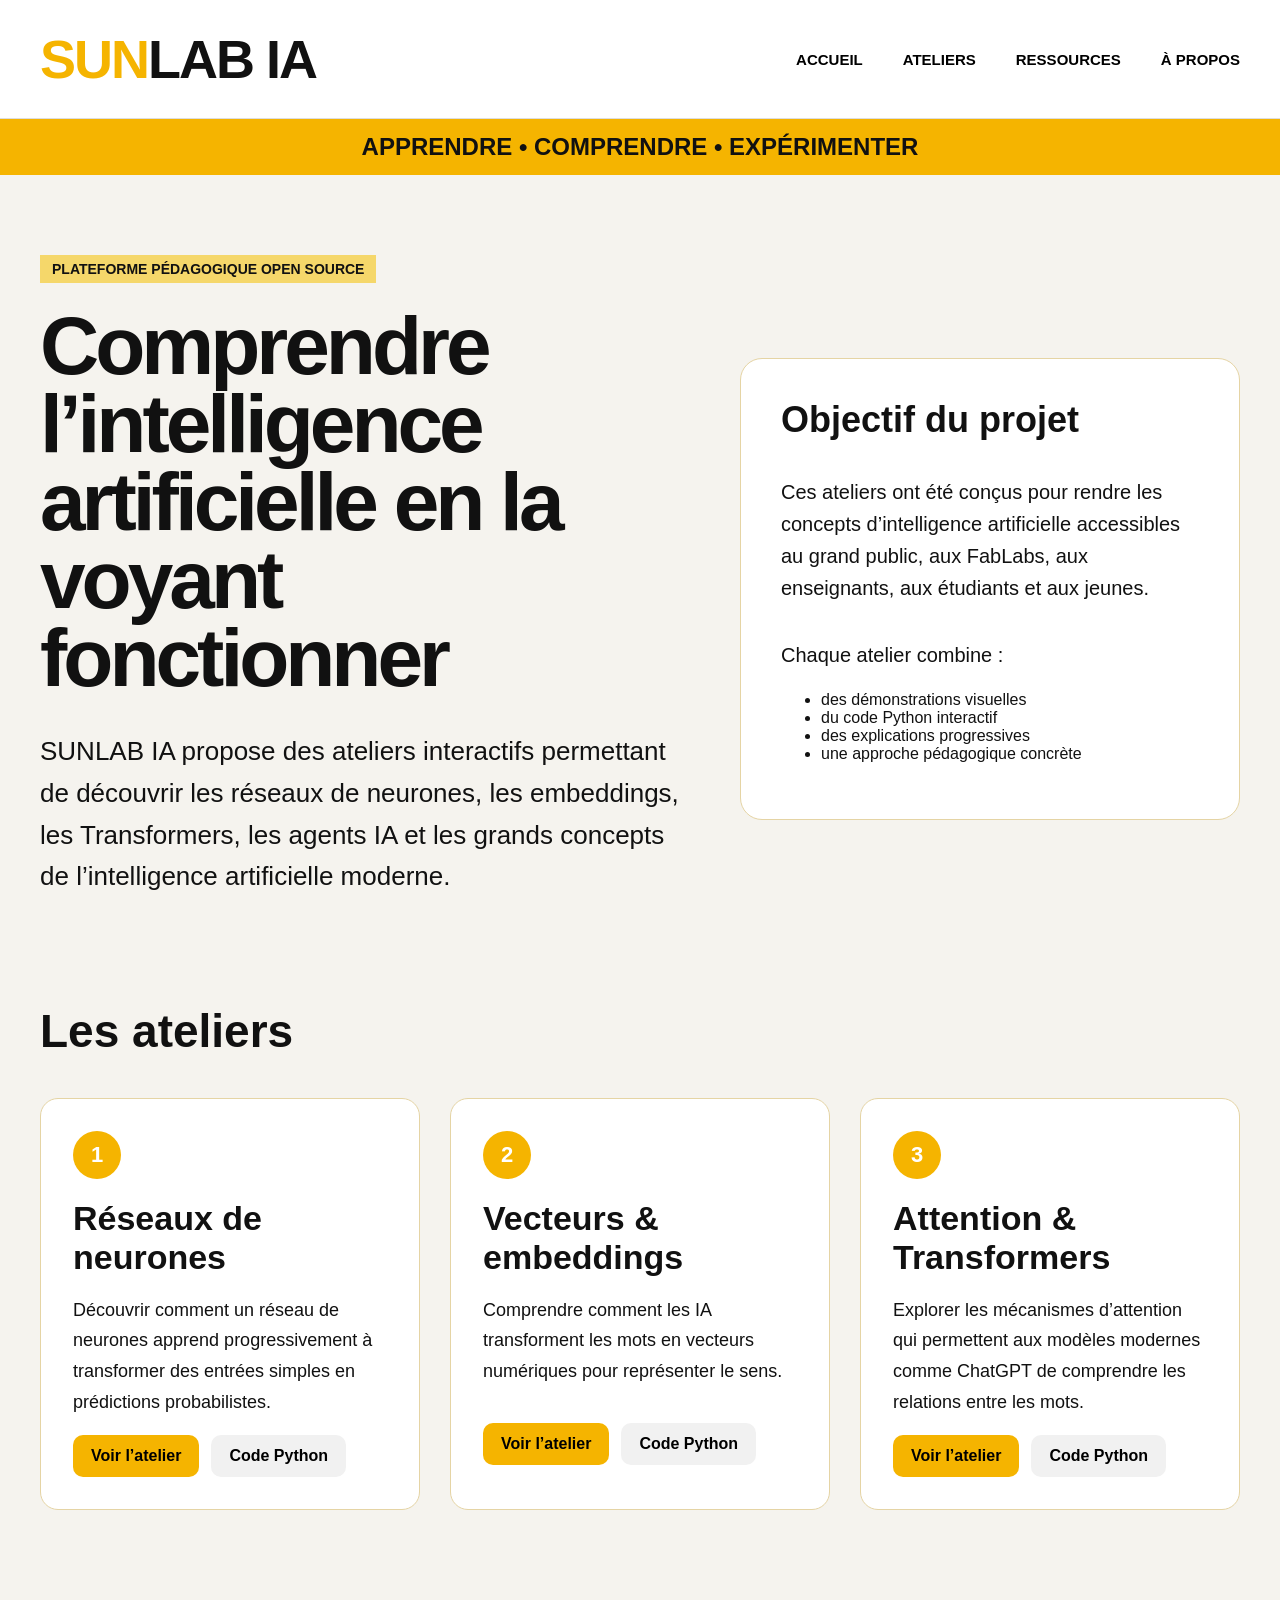
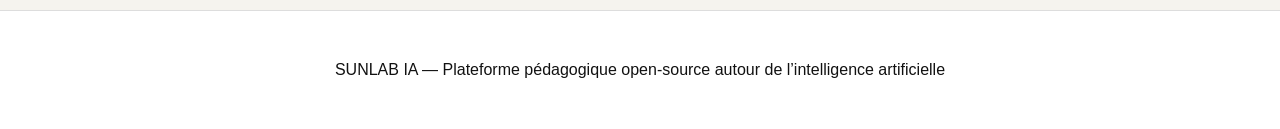
<file: index.htm>
<!DOCTYPE html>
<html lang="fr">

<head>
    <meta charset="UTF-8">
    <title>SUNLAB IA - Ateliers pédagogiques</title>

    <style>

        body{
            margin:0;
            font-family:Arial, Helvetica, sans-serif;
            background:#f5f3ee;
            color:#111;
        }

        /* ========================= */
        /* HEADER                    */
        /* ========================= */

        .topbar{
            background:white;
            border-bottom:1px solid #ddd;
            padding:28px 0;
        }

        .topbar-inner{
            width:1200px;
            margin:auto;
            display:flex;
            justify-content:space-between;
            align-items:center;
        }

        .logo{
            font-size:54px;
            font-weight:900;
            letter-spacing:-2px;
        }

        .logo span{
            color:#f5b400;
        }

        .menu{
            display:flex;
            gap:40px;
            font-weight:bold;
            font-size:15px;
        }

        .menu a{
            text-decoration:none;
            color:black;
        }

        .menu a:hover{
            color:#f5b400;
        }

        .mojo{
            background:#f5b400;
            text-align:center;
            font-weight:bold;
            padding:14px;
            font-size:24px;
        }

        /* ========================= */
        /* HERO                      */
        /* ========================= */

        .hero{
            width:1200px;
            margin:80px auto 40px auto;
            display:grid;
            grid-template-columns:1fr 500px;
            gap:60px;
            align-items:center;
        }

        .tag{
            display:inline-block;
            background:#f5d76a;
            padding:6px 12px;
            font-size:14px;
            font-weight:bold;
            margin-bottom:24px;
        }

        h1{
            font-size:82px;
            line-height:0.95;
            margin:0;
            font-weight:900;
            letter-spacing:-4px;
        }

        .hero p{
            margin-top:35px;
            font-size:26px;
            line-height:1.6;
            max-width:700px;
        }

        .hero-card{
            background:white;
            border:1px solid #e5d4a4;
            border-radius:22px;
            padding:40px;
        }

        .hero-card h2{
            margin-top:0;
            font-size:36px;
        }

        .hero-card p{
            font-size:20px;
            line-height:1.6;
        }

        /* ========================= */
        /* ATELIERS                  */
        /* ========================= */

        .section{
            width:1200px;
            margin:80px auto;
        }

        .section-title{
            font-size:46px;
            font-weight:900;
            margin-bottom:40px;
        }

        .atelier-grid{
            display:grid;
            grid-template-columns:repeat(auto-fit,minmax(320px,1fr));
            gap:30px;
        }

        .atelier-card{
            background:white;
            border:1px solid #e5d4a4;
            border-radius:18px;
            padding:32px;
            transition:0.2s;
        }

        .atelier-card:hover{
            transform:translateY(-4px);
        }

        .atelier-number{
            width:48px;
            height:48px;
            border-radius:50%;
            background:#f5b400;
            color:white;
            display:flex;
            align-items:center;
            justify-content:center;
            font-weight:bold;
            margin-bottom:20px;
            font-size:22px;
        }

        .atelier-card h3{
            font-size:34px;
            margin-top:0;
            margin-bottom:18px;
        }

        .atelier-card p{
            line-height:1.7;
            font-size:18px;
            min-height:110px;
        }

        .buttons{
            display:flex;
            gap:12px;
            flex-wrap:wrap;
        }

        .btn{
            padding:12px 18px;
            border-radius:10px;
            text-decoration:none;
            font-weight:bold;
            transition:0.2s;
        }

        .btn-main{
            background:#f5b400;
            color:black;
        }

        .btn-main:hover{
            background:#e2a400;
        }

        .btn-secondary{
            background:#f1f1f1;
            color:black;
        }

        .btn-secondary:hover{
            background:#ddd;
        }

        /* ========================= */
        /* FOOTER                    */
        /* ========================= */

        footer{
            margin-top:100px;
            padding:50px;
            text-align:center;
            background:white;
            border-top:1px solid #ddd;
            font-size:16px;
        }

    </style>

</head>

<body>

    <!-- HEADER -->

    <div class="topbar">

        <div class="topbar-inner">

            <div class="logo">
                <span>SUN</span>LAB IA
            </div>

            <div class="menu">
                <a href="#">ACCUEIL</a>
                <a href="#">ATELIERS</a>
                <a href="#">RESSOURCES</a>
                <a href="#">À PROPOS</a>
            </div>

        </div>

    </div>

    <div class="mojo">
        APPRENDRE • COMPRENDRE • EXPÉRIMENTER
    </div>

    <!-- HERO -->

    <div class="hero">

        <div>

            <div class="tag">
                PLATEFORME PÉDAGOGIQUE OPEN SOURCE
            </div>

            <h1>
                Comprendre l’intelligence artificielle en la voyant fonctionner
            </h1>

            <p>
                SUNLAB IA propose des ateliers interactifs permettant
                de découvrir les réseaux de neurones, les embeddings,
                les Transformers, les agents IA et les grands concepts
                de l’intelligence artificielle moderne.
            </p>

        </div>

        <div class="hero-card">

            <h2>Objectif du projet</h2>

            <p>
                Ces ateliers ont été conçus pour rendre les concepts
                d’intelligence artificielle accessibles au grand public,
                aux FabLabs, aux enseignants, aux étudiants et aux jeunes.
            </p>

            <p>
                Chaque atelier combine :
            </p>

            <ul>
                <li>des démonstrations visuelles</li>
                <li>du code Python interactif</li>
                <li>des explications progressives</li>
                <li>une approche pédagogique concrète</li>
            </ul>

        </div>

    </div>

    <!-- ATELIERS -->

    <div class="section">

        <div class="section-title">
            Les ateliers
        </div>

        <div class="atelier-grid">

            <!-- ATELIER 1 -->

            <div class="atelier-card">

                <div class="atelier-number">1</div>

                <h3>Réseaux de neurones</h3>

                <p>
                    Découvrir comment un réseau de neurones apprend
                    progressivement à transformer des entrées simples
                    en prédictions probabilistes.
                </p>

                <div class="buttons">

                    <a class="btn btn-main"
                       href="atelier_reseau_neurones_page.html">
                        Voir l’atelier
                    </a>

                    <a class="btn btn-secondary"
                       href="https://github.com/sunlab-ia/Sunlab-IA/blob/main/1-AtelierReseauNeurones.py">
                        Code Python
                    </a>

                </div>

            </div>

            <!-- ATELIER 2 -->

            <div class="atelier-card">

                <div class="atelier-number">2</div>

                <h3>Vecteurs & embeddings</h3>

                <p>
                    Comprendre comment les IA transforment les mots
                    en vecteurs numériques pour représenter le sens.
                </p>

                <div class="buttons">

                    <a class="btn btn-main"
                       href="#">
                        Voir l’atelier
                    </a>

                    <a class="btn btn-secondary"
                       href="#">
                        Code Python
                    </a>

                </div>

            </div>

            <!-- ATELIER 3 -->

            <div class="atelier-card">

                <div class="atelier-number">3</div>

                <h3>Attention & Transformers</h3>

                <p>
                    Explorer les mécanismes d’attention qui permettent
                    aux modèles modernes comme ChatGPT de comprendre
                    les relations entre les mots.
                </p>

                <div class="buttons">

                    <a class="btn btn-main"
                       href="#">
                        Voir l’atelier
                    </a>

                    <a class="btn btn-secondary"
                       href="#">
                        Code Python
                    </a>

                </div>

            </div>

        </div>

    </div>

    <footer>

        SUNLAB IA — Plateforme pédagogique open-source autour de l’intelligence artificielle

    </footer>

</body>

</html>
</file>
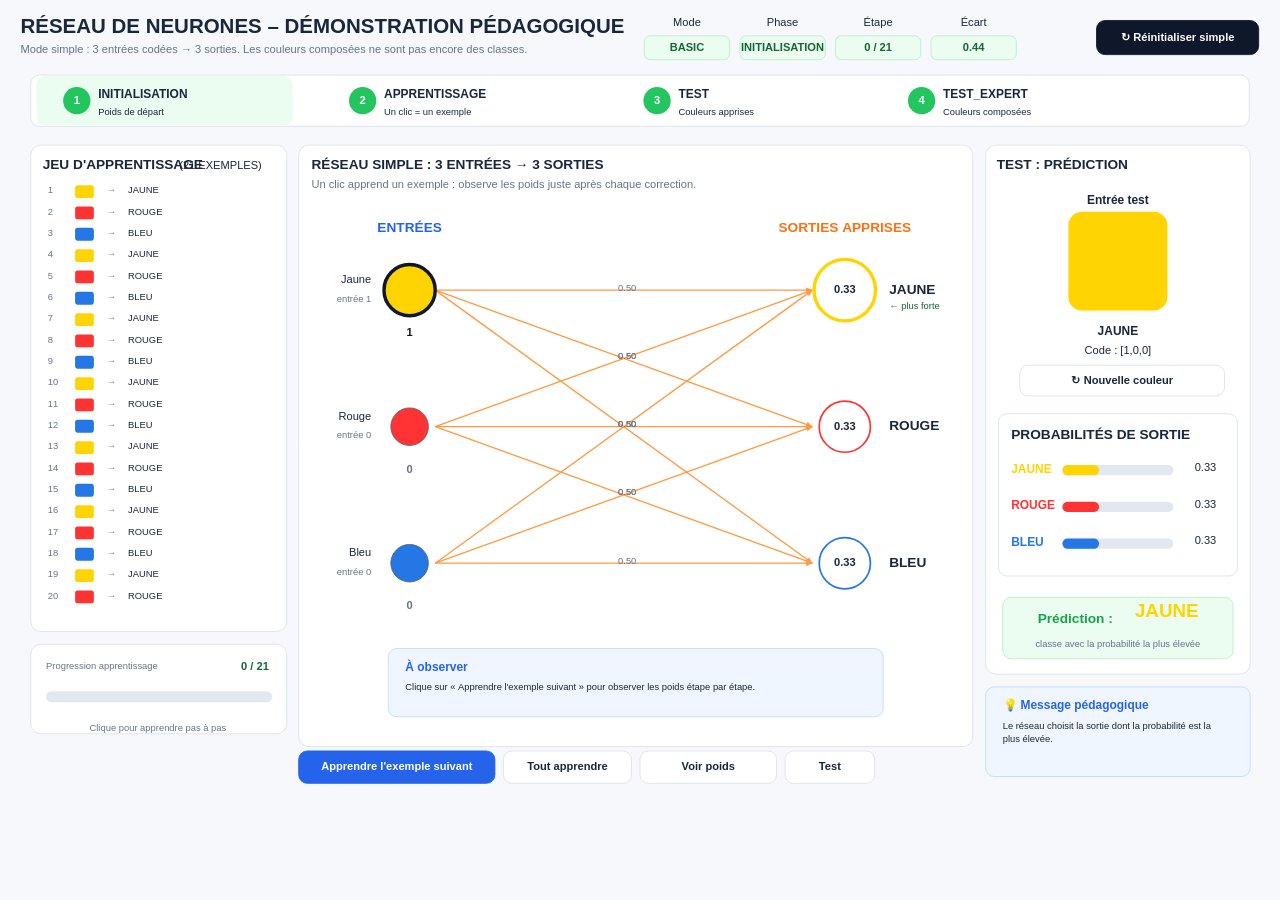
<file: J1C/index.html>
<!DOCTYPE html>
<html lang="fr">
<head>
  <meta charset="UTF-8" />
  <meta name="viewport" content="width=device-width, initial-scale=1.0" />
  <title>Réseau de neurones – Démonstration pédagogique</title>
  <link rel="stylesheet" href="style.css" />
</head>
<body>
  <canvas id="canvas"></canvas>
  <script src="neural.js"></script>
</body>
</html>
</file>
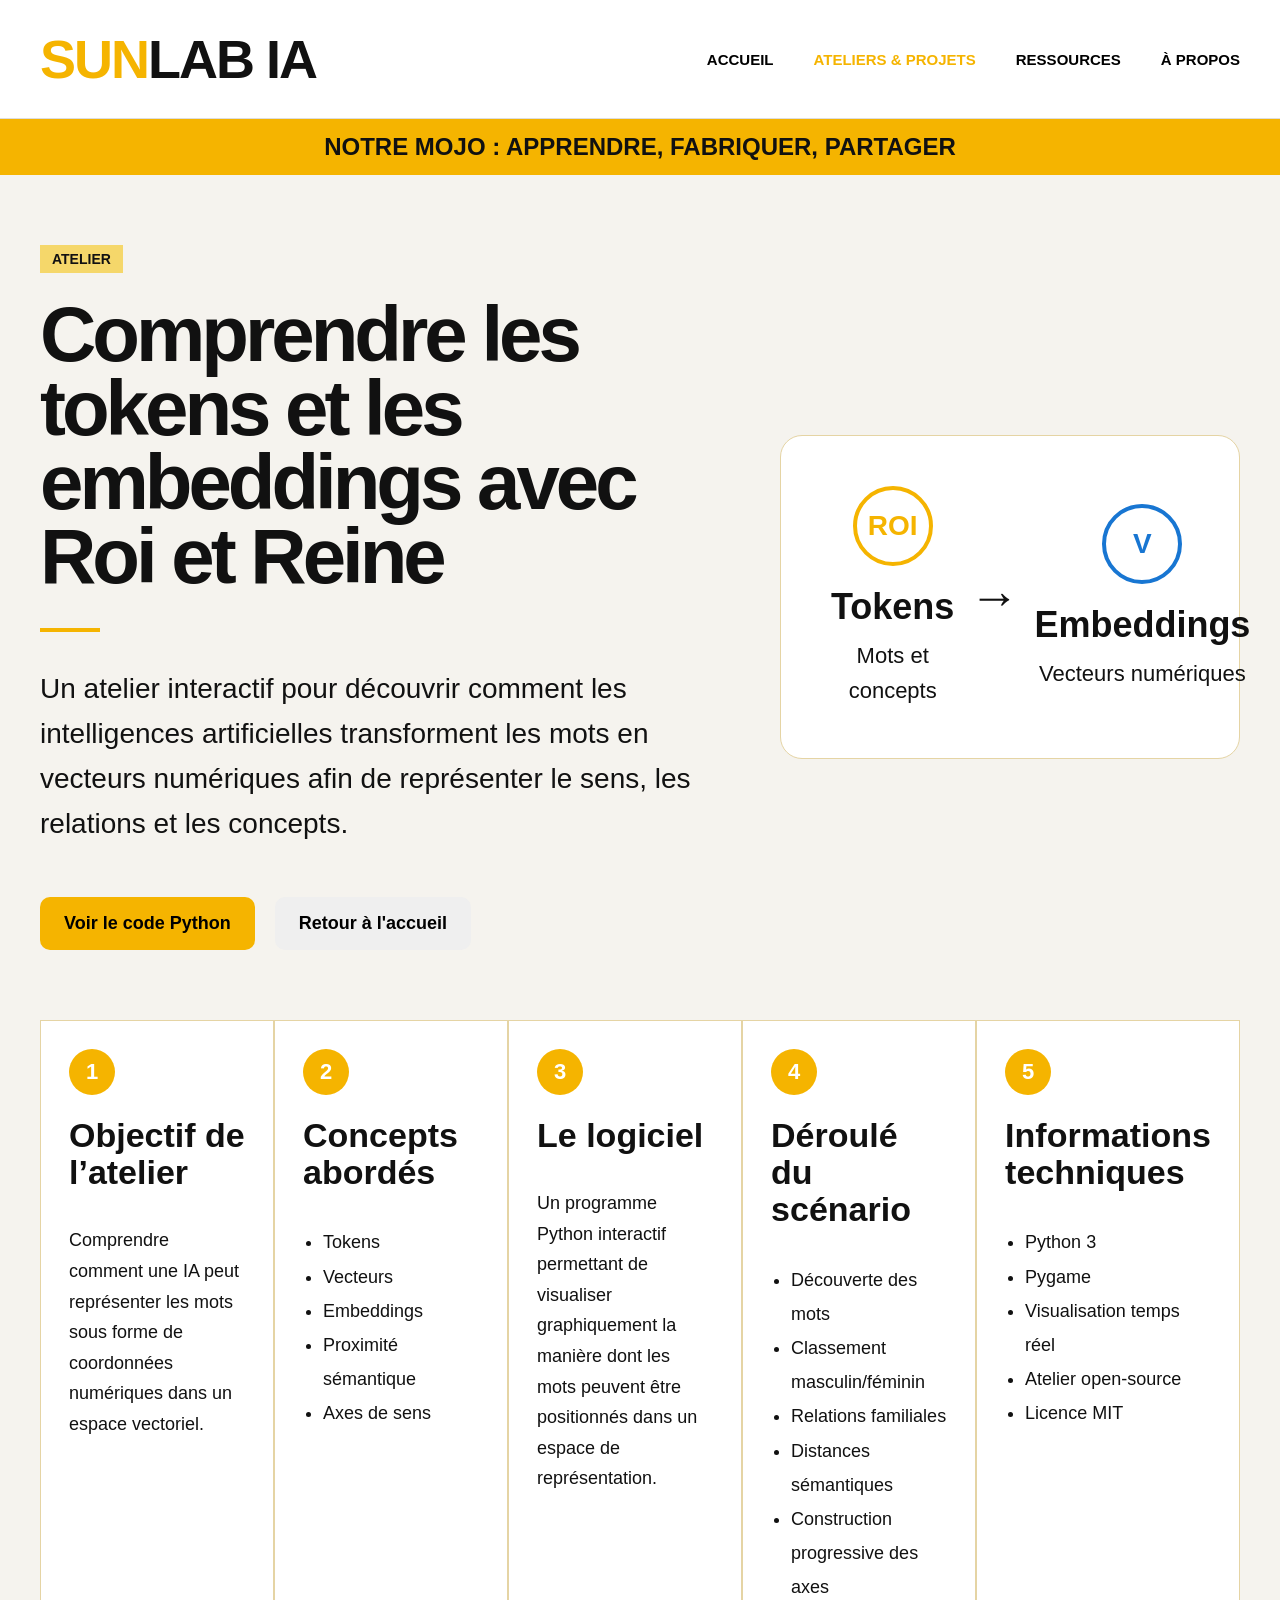
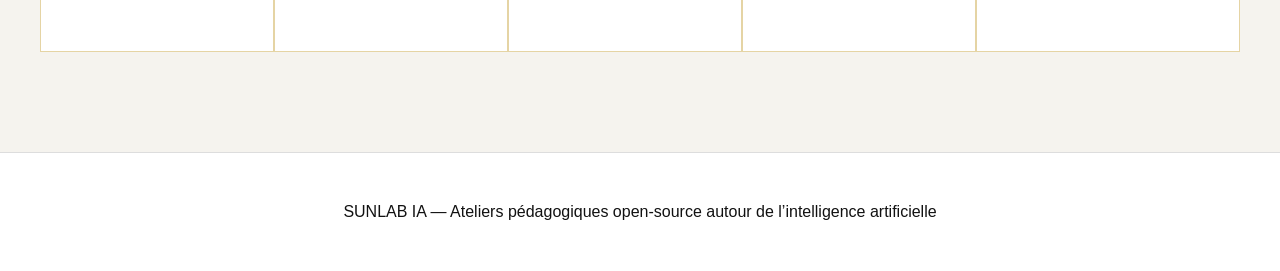
<file: Atelier4-Roi-Reine.html>
<!DOCTYPE html>
<html lang="fr">

<head>
    <meta charset="UTF-8">
    <title>Atelier IA — Tokens, vecteurs et embeddings</title>

    <style>

        body{
            margin:0;
            font-family:Arial, Helvetica, sans-serif;
            background:#f5f3ee;
            color:#111;
        }

        /* ========================= */
        /* HEADER                    */
        /* ========================= */

        .topbar{
            background:white;
            border-bottom:1px solid #ddd;
            padding:28px 0;
        }

        .topbar-inner{
            width:1200px;
            margin:auto;
            display:flex;
            justify-content:space-between;
            align-items:center;
        }

        .logo{
            font-size:54px;
            font-weight:900;
            letter-spacing:-2px;
        }

        .logo span{
            color:#f5b400;
        }

        .menu{
            display:flex;
            gap:40px;
            font-weight:bold;
            font-size:15px;
        }

        .menu a{
            text-decoration:none;
            color:black;
        }

        .menu a:hover{
            color:#f5b400;
        }

        .menu-active{
            color:#f5b400 !important;
        }

        .mojo{
            background:#f5b400;
            text-align:center;
            font-weight:bold;
            padding:14px;
            font-size:24px;
        }

        /* ========================= */
        /* HERO                      */
        /* ========================= */

        .hero{
            width:1200px;
            margin:70px auto;
            display:grid;
            grid-template-columns:1fr 460px;
            gap:70px;
            align-items:center;
        }

        .tag{
            display:inline-block;
            background:#f5d76a;
            padding:6px 12px;
            font-size:14px;
            font-weight:bold;
            margin-bottom:24px;
        }

        h1{
            font-size:78px;
            line-height:0.95;
            margin:0;
            font-weight:900;
            letter-spacing:-4px;
        }

        .yellow-line{
            width:60px;
            height:4px;
            background:#f5b400;
            margin:35px 0;
        }

        .hero p{
            font-size:28px;
            line-height:1.6;
            max-width:760px;
        }

        /* ========================= */
        /* HERO CARD                 */
        /* ========================= */

        .hero-card{
            background:white;
            border:1px solid #e5d4a4;
            border-radius:22px;
            padding:50px;
        }

        .vector-demo{
            display:grid;
            grid-template-columns:1fr 80px 1fr;
            align-items:center;
            text-align:center;
        }

        .circle{
            width:72px;
            height:72px;
            border-radius:50%;
            border:4px solid #f5b400;
            display:flex;
            align-items:center;
            justify-content:center;
            margin:auto;
            font-size:28px;
            font-weight:bold;
            color:#f5b400;
        }

        .circle-blue{
            border-color:#1876d2;
            color:#1876d2;
        }

        .arrow{
            font-size:50px;
            font-weight:bold;
        }

        .vector-title{
            font-size:36px;
            font-weight:bold;
            margin-top:20px;
        }

        .vector-text{
            font-size:22px;
            line-height:1.6;
            margin-top:10px;
        }

        /* ========================= */
        /* CONTENT                   */
        /* ========================= */

        .content{
            width:1200px;
            margin:auto;
        }

        .grid{
            display:grid;
            grid-template-columns:repeat(5,1fr);
            gap:0;
            margin-top:60px;
            margin-bottom:100px;
        }

        .card{
            background:white;
            border:1px solid #e5d4a4;
            padding:28px;
        }

        .number{
            width:46px;
            height:46px;
            border-radius:50%;
            background:#f5b400;
            color:white;
            display:flex;
            align-items:center;
            justify-content:center;
            font-weight:bold;
            font-size:22px;
            margin-bottom:22px;
        }

        .card h3{
            margin-top:0;
            font-size:34px;
            line-height:1.1;
        }

        .card p{
            font-size:18px;
            line-height:1.7;
        }

        .card ul{
            padding-left:20px;
            line-height:1.9;
            font-size:18px;
        }

        /* ========================= */
        /* BUTTONS                   */
        /* ========================= */

        .buttons{
            margin-top:50px;
            display:flex;
            gap:20px;
            flex-wrap:wrap;
        }

        .btn{
            display:inline-block;
            padding:16px 24px;
            border-radius:10px;
            text-decoration:none;
            font-weight:bold;
            transition:0.2s;
            font-size:18px;
        }

        .btn-main{
            background:#f5b400;
            color:black;
        }

        .btn-main:hover{
            background:#e2a400;
        }

        .btn-secondary{
            background:#efefef;
            color:black;
        }

        .btn-secondary:hover{
            background:#ddd;
        }

        /* ========================= */
        /* FOOTER                    */
        /* ========================= */

        footer{
            margin-top:100px;
            background:white;
            border-top:1px solid #ddd;
            text-align:center;
            padding:50px;
            font-size:16px;
        }

    </style>

</head>

<body>

    <!-- HEADER -->

    <div class="topbar">

        <div class="topbar-inner">

            <div class="logo">
                <span>SUN</span>LAB IA
            </div>

            <div class="menu">
                <a href="index.html">ACCUEIL</a>
                <a href="#" class="menu-active">ATELIERS & PROJETS</a>
                <a href="#">RESSOURCES</a>
                <a href="#">À PROPOS</a>
            </div>

        </div>

    </div>

    <div class="mojo">
        NOTRE MOJO : APPRENDRE, FABRIQUER, PARTAGER
    </div>

    <!-- HERO -->

    <div class="hero">

        <div>

            <div class="tag">
                ATELIER
            </div>

            <h1>
                Comprendre les tokens et les embeddings avec Roi et Reine
            </h1>

            <div class="yellow-line"></div>

            <p>
                Un atelier interactif pour découvrir comment les intelligences
                artificielles transforment les mots en vecteurs numériques
                afin de représenter le sens, les relations et les concepts.
            </p>

            <div class="buttons">

                <a class="btn btn-main"
                   href="https://github.com/sunlab-ia/Sunlab-IA/blob/main/4-Tokens-Roi_et_Reine.py">
                    Voir le code Python
                </a>

                <a class="btn btn-secondary"
                   href="index.html">
                    Retour à l'accueil
                </a>

            </div>

        </div>

        <!-- RIGHT CARD -->

        <div class="hero-card">

            <div class="vector-demo">

                <div>

                    <div class="circle">
                        ROI
                    </div>

                    <div class="vector-title">
                        Tokens
                    </div>

                    <div class="vector-text">
                        Mots et concepts
                    </div>

                </div>

                <div class="arrow">
                    →
                </div>

                <div>

                    <div class="circle circle-blue">
                        V
                    </div>

                    <div class="vector-title">
                        Embeddings
                    </div>

                    <div class="vector-text">
                        Vecteurs numériques
                    </div>

                </div>

            </div>

        </div>

    </div>

    <!-- CONTENT -->

    <div class="content">

        <div class="grid">

            <!-- CARD 1 -->

            <div class="card">

                <div class="number">1</div>

                <h3>
                    Objectif de l’atelier
                </h3>

                <p>
                    Comprendre comment une IA peut représenter les mots
                    sous forme de coordonnées numériques dans un espace
                    vectoriel.
                </p>

            </div>

            <!-- CARD 2 -->

            <div class="card">

                <div class="number">2</div>

                <h3>
                    Concepts abordés
                </h3>

                <ul>
                    <li>Tokens</li>
                    <li>Vecteurs</li>
                    <li>Embeddings</li>
                    <li>Proximité sémantique</li>
                    <li>Axes de sens</li>
                </ul>

            </div>

            <!-- CARD 3 -->

            <div class="card">

                <div class="number">3</div>

                <h3>
                    Le logiciel
                </h3>

                <p>
                    Un programme Python interactif permettant de visualiser
                    graphiquement la manière dont les mots peuvent être
                    positionnés dans un espace de représentation.
                </p>

            </div>

            <!-- CARD 4 -->

            <div class="card">

                <div class="number">4</div>

                <h3>
                    Déroulé du scénario
                </h3>

                <ul>
                    <li>Découverte des mots</li>
                    <li>Classement masculin/féminin</li>
                    <li>Relations familiales</li>
                    <li>Distances sémantiques</li>
                    <li>Construction progressive des axes</li>
                </ul>

            </div>

            <!-- CARD 5 -->

            <div class="card">

                <div class="number">5</div>

                <h3>
                    Informations techniques
                </h3>

                <ul>
                    <li>Python 3</li>
                    <li>Pygame</li>
                    <li>Visualisation temps réel</li>
                    <li>Atelier open-source</li>
                    <li>Licence MIT</li>
                </ul>

            </div>

        </div>

    </div>

    <!-- FOOTER -->

    <footer>

        SUNLAB IA — Ateliers pédagogiques open-source autour de l’intelligence artificielle

    </footer>

</body>

</html>
</file>
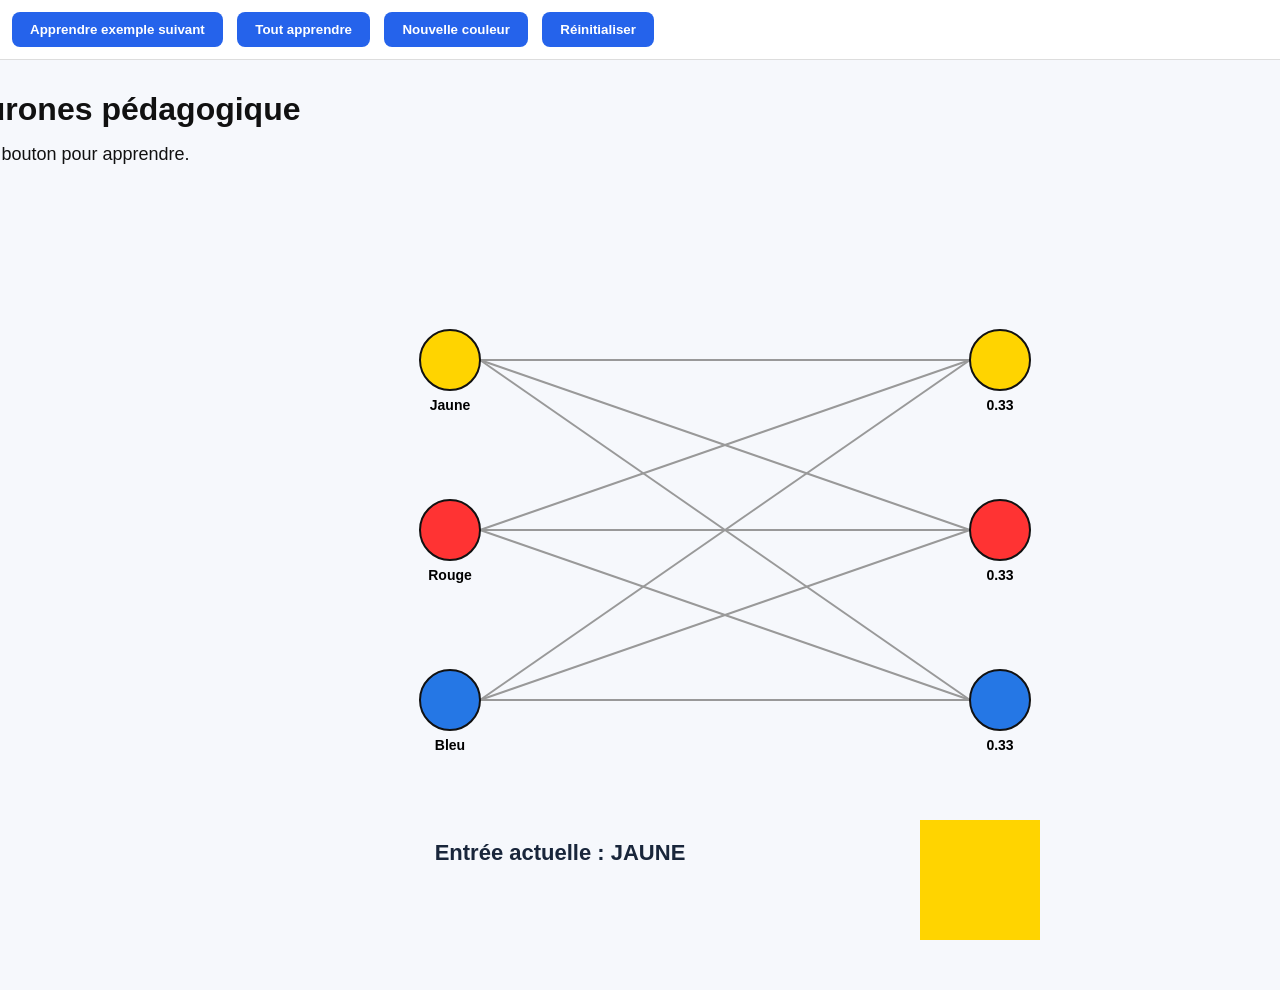
<file: JS1/neural_demo.html>
<!DOCTYPE html>
<html lang="fr">
<head>
    <meta charset="UTF-8">
    <title>Réseau de neurones pédagogique</title>
    <link rel="stylesheet" href="style.css">
</head>
<body>

    <div class="toolbar">
        <button id="learnNext">Apprendre exemple suivant</button>
        <button id="learnAll">Tout apprendre</button>
        <button id="testBtn">Nouvelle couleur</button>
        <button id="resetBtn">Réinitialiser</button>
    </div>

    <canvas id="canvas" width="1500" height="930"></canvas>

    <script src="neural_demo.js"></script>
</body>
</html>
</file>
<file: J1C/style.css>
*, *::before, *::after { box-sizing: border-box; margin: 0; padding: 0; }

html, body {
  width: 100%;
  height: 100%;
  background: #f6f8fc;
  overflow: hidden;
  font-family: Arial, sans-serif;
}

canvas {
  display: block;
  /* Canvas fills viewport; JS handles internal scaling */
}
</file>
<file: JS1/style.css>
body {
    margin: 0;
    background: #f6f8fc;
    font-family: Arial, sans-serif;
}

.toolbar {
    padding: 12px;
    background: white;
    border-bottom: 1px solid #ddd;
}

button {
    padding: 10px 18px;
    margin-right: 10px;
    border: none;
    border-radius: 8px;
    background: #2563eb;
    color: white;
    font-weight: bold;
    cursor: pointer;
}

button:hover {
    opacity: 0.9;
}

canvas {
    display: block;
    margin: auto;
    background: #f6f8fc;
}
</file>
